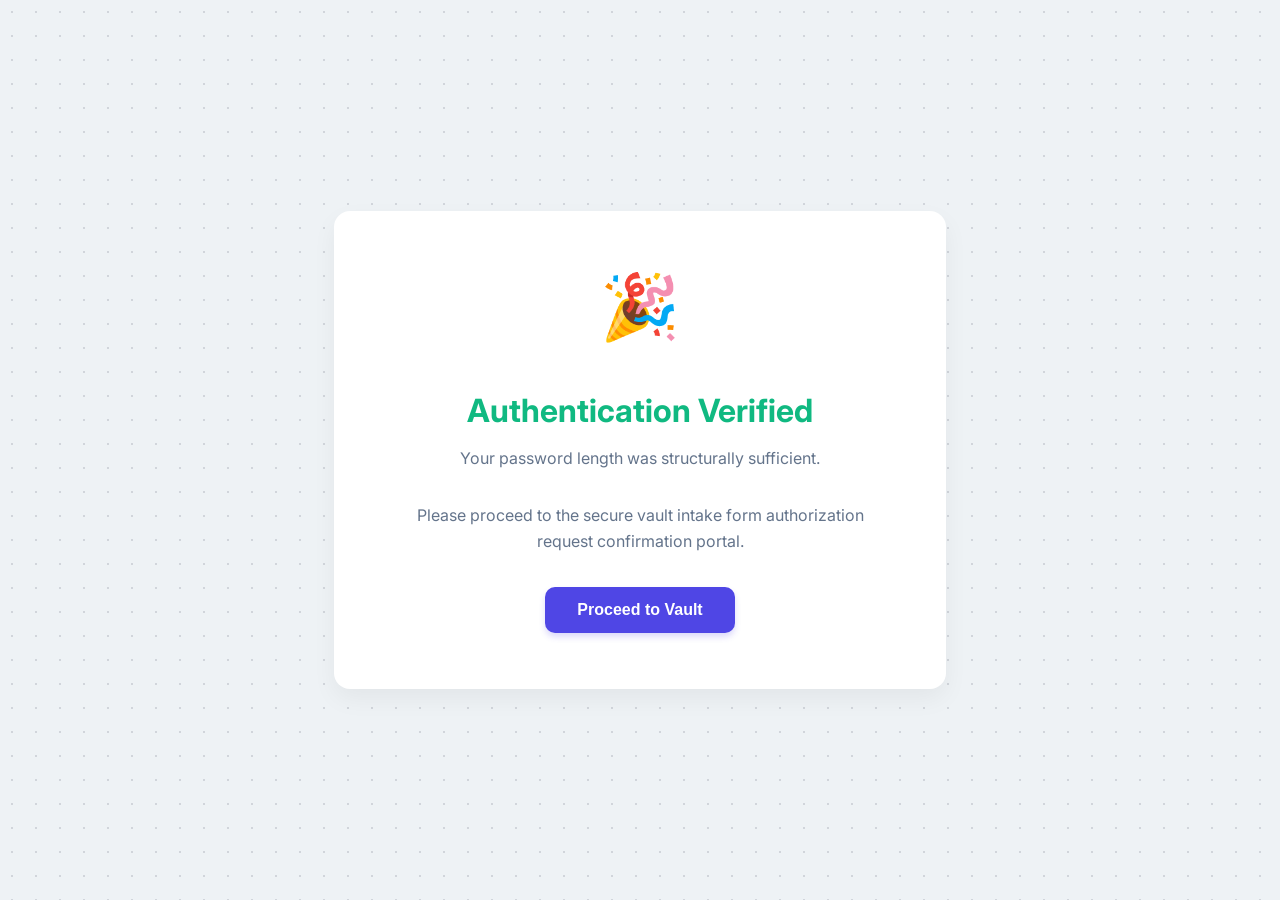
<file: Challenge3/templates/error_trap.html>
<!DOCTYPE html>
<html lang="en">

<head>
    <meta charset="UTF-8">
    <meta name="viewport" content="width=device-width, initial-scale=1.0">
    <title>Authentication Success - Redundancy Dept</title>
    <style>
        @import url('https://fonts.googleapis.com/css2?family=Inter:wght@300;400;500;600;700&display=swap');

        :root {
            --bg-color: #eef2f5;
            --card-bg: #ffffff;
            --text-color: #2c3e50;
            --accent-color: #4f46e5;
            --accent-hover: #4338ca;
            --success-color: #10b981;
        }

        body {
            font-family: 'Inter', sans-serif;
            background-color: var(--bg-color);
            color: var(--text-color);
            display: flex;
            justify-content: center;
            align-items: center;
            height: 100vh;
            margin: 0;
            overflow: hidden;
            background-image: radial-gradient(#d1d5db 1px, transparent 1px);
            background-size: 24px 24px;
        }

        .container {
            background-color: var(--card-bg);
            padding: 3.5rem;
            border-radius: 16px;
            box-shadow: 0 10px 25px rgba(0, 0, 0, 0.05);
            text-align: center;
            max-width: 500px;
            width: 100%;
            transition: all 0.3s ease;
        }

        h1 {
            color: var(--success-color);
            margin-bottom: 1rem;
            font-weight: 700;
        }

        p {
            margin-bottom: 2rem;
            color: #64748b;
            line-height: 1.6;
        }

        .icon {
            font-size: 4rem;
            margin-bottom: 1.5rem;
            display: inline-block;
            animation: bounce 2s infinite;
        }

        @keyframes bounce {

            0%,
            20%,
            50%,
            80%,
            100% {
                transform: translateY(0);
            }

            40% {
                transform: translateY(-10px);
            }

            60% {
                transform: translateY(-5px);
            }
        }

        .btn {
            background-color: var(--accent-color);
            color: white;
            border: none;
            padding: 14px 32px;
            border-radius: 10px;
            font-size: 1rem;
            cursor: pointer;
            font-weight: 600;
            transition: all 0.2s;
            box-shadow: 0 4px 6px rgba(79, 70, 229, 0.2);
        }

        .btn:hover {
            background-color: var(--accent-hover);
            transform: translateY(-1px);
            box-shadow: 0 6px 12px rgba(79, 70, 229, 0.25);
        }

        .btn:active {
            transform: translateY(1px);
        }

        /* Fake Blue Screen / Error Styles */
        #fake-error {
            display: none;
            position: fixed;
            top: 0;
            left: 0;
            width: 100%;
            height: 100%;
            background-color: #000000;
            /* Console style panic */
            color: #ffffff;
            font-family: 'Courier New', Courier, monospace;
            padding: 3rem;
            box-sizing: border-box;
            z-index: 9999;
            text-align: left;
            line-height: 1.4;
            cursor: none;
            /* Hide cursor for immersion */
        }

        .panic-title {
            background-color: #aa0000;
            color: white;
            display: inline-block;
            padding: 4px 12px;
            margin-bottom: 25px;
            font-weight: bold;
            font-size: 1.1rem;
        }

        .stack-trace {
            color: #cccccc;
            margin-top: 30px;
            font-size: 0.95rem;
            border-top: 1px solid #333;
            padding-top: 1rem;
        }

        .stack-trace span {
            display: block;
            margin-bottom: 4px;
        }

        .highlight {
            color: #ff5555;
            font-weight: bold;
            animation: blink 2s infinite;
        }

        @keyframes blink {

            0%,
            100% {
                opacity: 1;
            }

            50% {
                opacity: 0.5;
            }
        }
    </style>
</head>

<body>

    <div class="container" id="main-content">
        <div class="icon">🎉</div>
        <h1>Authentication Verified</h1>
        <p>Your password length was structurally sufficient.</p>
        <p>Please proceed to the secure vault intake form authorization request confirmation portal.</p>
        <button class="btn" onclick="startBureaucracy()">Proceed to Vault</button>
    </div>

    <div id="fake-error">
        <div class="panic-title">SERVER PANIC: SECURITY_AMBIGUITY_DETECTED</div>
        <p>A fatal exception 0E has occurred at 0028:C0011E36 in VXD VMM(01) + 00010E36.</p>
        <p>The current application will be terminated to prevent a data paradox.</p>
        <br>
        <p>* Press any key to terminate the application.</p>
        <p>* Press CTRL+ALT+DEL to restart your computer. You will lose any unsaved information in all applications.</p>
        <br>
        <div class="stack-trace">
            <span>Stack Trace:</span>
            <span>&nbsp;&nbsp;at Department.Redundancy.Vault.AccessControl.Check(Boolean reallySure)</span>
            <span>&nbsp;&nbsp;at Department.Redundancy.Vault.Middleware.BureaucracyLoop.Execute()</span>
            <span>&nbsp;&nbsp;at System.Security.Cryptography.FlagGenerator.Emit(String flag)</span>
            <span>&nbsp;&nbsp;> Exception: FlagOverflowException: <span
                    class="highlight">flag{html_cant_stop_me}</span></span>
            <span>&nbsp;&nbsp;at Flask.App.Routes.Login.Post()</span>
        </div>
    </div>

    <script>
        function startBureaucracy() {
            // Step 1
            if (!confirm("Security Alert: You are about to access a restricted area. Do you acknowledge?")) return;

            // Step 2
            if (!confirm("Wait, are you absolutely sure? This action will be logged in triplicate.")) return;

            // Step 3
            if (!confirm("Final Warning: By clicking OK, you agree that you have read the 400-page Terms of Service.")) return;

            // Trigger Fake Error
            document.getElementById('main-content').style.display = 'none';
            document.getElementById('fake-error').style.display = 'block';

            // Go full screen for effect if possible
            if (document.documentElement.requestFullscreen) {
                document.documentElement.requestFullscreen().catch(e => { });
            }
        }
    </script>

</body>

</html>
</file>
